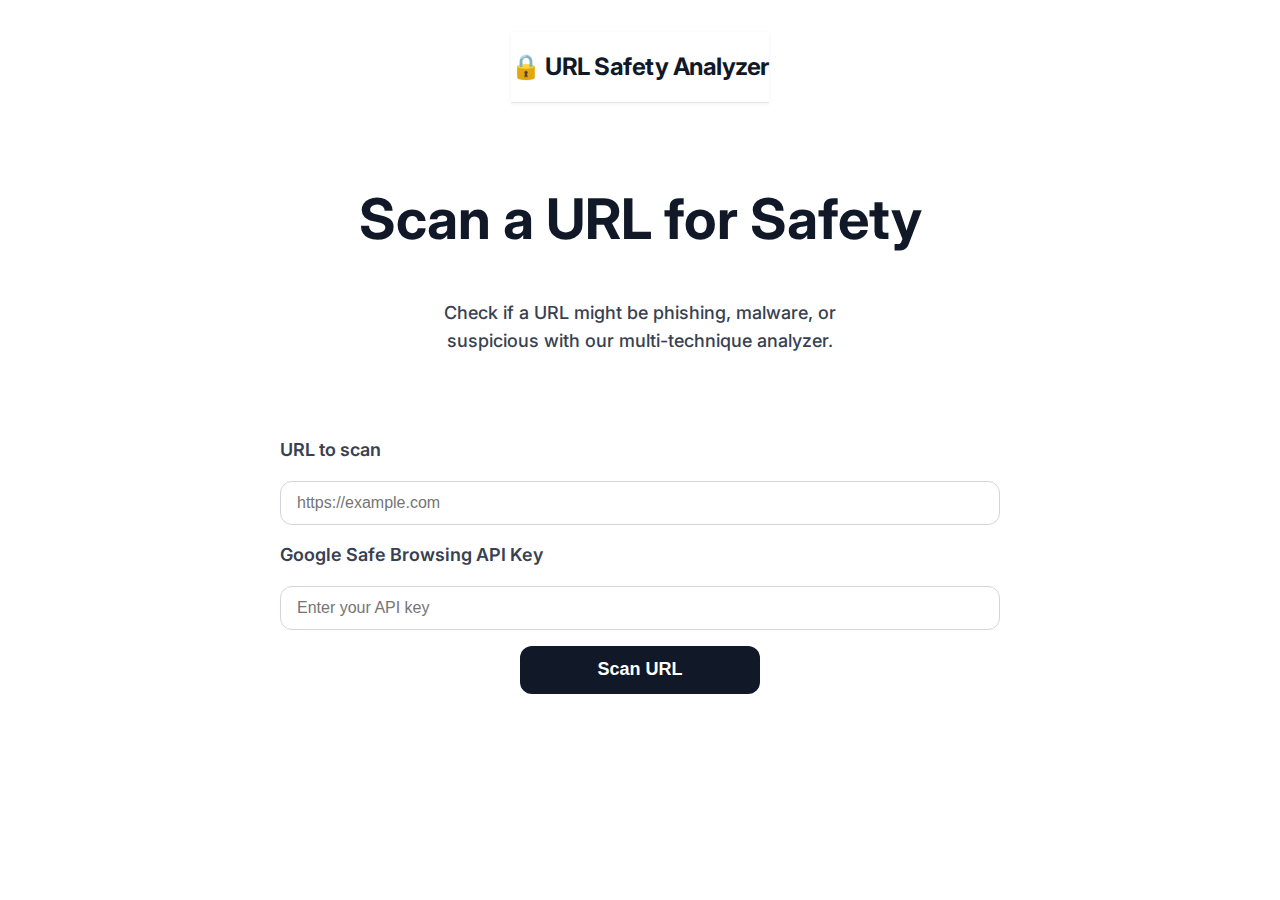
<file: Easy/Link checker/url_safety_frontend.html>
<!DOCTYPE html>
<html lang="en">
<head>
  <meta charset="UTF-8" />
  <meta name="viewport" content="width=device-width, initial-scale=1" />
  <title>URL Safety Analyzer</title>
  <style>
    @import url('https://fonts.googleapis.com/css2?family=Inter:wght@600;700&display=swap');

    /* Reset and base */
    *, *::before, *::after {
      box-sizing: border-box;
    }
    body {
      margin: 0;
      font-family: 'Inter', sans-serif;
      background-color: #ffffff;
      color: #6b7280;
      font-size: 18px;
      line-height: 1.6;
      -webkit-font-smoothing: antialiased;
      -moz-osx-font-smoothing: grayscale;
      min-height: 100vh;
      display: flex;
      flex-direction: column;
      align-items: center;
      padding: 2rem 1rem 4rem;
    }

    .container {
      max-width: 720px;
      width: 100%;
    }

    header {
      position: sticky;
      top: 0;
      background: #ffffff;
      border-bottom: 1px solid #e5e7eb;
      padding: 1rem 0;
      margin-bottom: 3rem;
      display: flex;
      justify-content: center;
      box-shadow: 0 1px 4px rgba(0,0,0,0.06);
      z-index: 10;
    }

    header .logo {
      font-weight: 700;
      font-size: 1.5rem;
      color: #111827;
      letter-spacing: -0.02em;
      user-select: none;
    }

    main {
      display: flex;
      flex-direction: column;
      gap: 2.5rem;
    }

    h1 {
      font-size: 3.5rem;
      font-weight: 700;
      color: #111827;
      margin-bottom: 0.5rem;
      text-align: center;
      line-height: 1.1;
    }

    p.lead {
      font-weight: 500;
      font-size: 1.125rem;
      color: #374151;
      max-width: 460px;
      margin: 0 auto 2.5rem auto;
      text-align: center;
    }

    form {
      display: flex;
      flex-direction: column;
      gap: 1rem;
      margin-bottom: 2rem;
    }

    label {
      font-weight: 600;
      color: #374151;
      user-select: none;
    }

    input[type=text], input[type=password] {
      padding: 0.75rem 1rem;
      border: 1px solid #d1d5db;
      border-radius: 0.75rem;
      font-size: 1rem;
      color: #111827;
      transition: border-color 0.3s ease;
      outline-offset: 2px;
    }
    input[type=text]:focus, input[type=password]:focus {
      border-color: #2563eb;
      outline: 2px solid #bfdbfe;
    }

    button {
      padding: 0.85rem 1.5rem;
      background-color: #111827;
      color: white;
      font-weight: 700;
      font-size: 1.125rem;
      border: none;
      border-radius: 0.75rem;
      cursor: pointer;
      transition: background-color 0.3s ease, transform 0.2s ease;
      align-self: center;
      width: 100%;
      max-width: 240px;
      user-select: none;
    }
    button:hover,
    button:focus-visible {
      background-color: #2563eb;
      transform: scale(1.05);
      outline: none;
    }

    .result-card {
      background: #f9fafb;
      border-radius: 0.75rem;
      box-shadow: 0 2px 6px rgba(0,0,0,0.05);
      padding: 1.5rem 2rem;
      color: #111827;
    }

    .result-section {
      margin-bottom: 1.5rem;
    }

    .result-section h3 {
      font-weight: 700;
      margin-bottom: 0.5rem;
      color: #1f2937;
    }

    .flags-list, .findings-list {
      list-style: inside disc;
      color: #4b5563;
      max-height: 200px;
      overflow-y:auto;
      padding-left: 1rem;
      margin: 0;
    }

    .flags-list li, .findings-list li {
      padding: 0.125rem 0;
    }

    pre {
      background: #e5e7eb;
      color: #111827;
      padding: 0.75rem 1rem;
      border-radius: 0.5rem;
      overflow-x: auto;
      font-size: 0.875rem;
      max-height: 250px;
    }

    /* Responsive */
    @media (max-width: 480px) {
      h1 {
        font-size: 2.25rem;
      }
      button {
        max-width: 100%;
      }
    }
  </style>
</head>
<body>
  <header>
    <div class="logo" aria-label="URL Safety Analyzer Logo">🔒 URL Safety Analyzer</div>
  </header>

  <main class="container" role="main" aria-live="polite">
    <h1>Scan a URL for Safety</h1>
    <p class="lead">Check if a URL might be phishing, malware, or suspicious with our multi-technique analyzer.</p>

    <form id="urlForm" autocomplete="off" aria-describedby="form-desc" novalidate>
      <label for="urlInput">URL to scan</label>
      <input 
        type="text" 
        id="urlInput" 
        name="url" 
        placeholder="https://example.com" 
        aria-required="true" 
        required 
        pattern="https?://.+"
        spellcheck="false"
        autocomplete="off"
      />
      <label for="apiKeyInput">Google Safe Browsing API Key</label>
      <input 
        type="password" 
        id="apiKeyInput" 
        name="api_key" 
        placeholder="Enter your API key" 
        aria-required="true" 
        required 
        spellcheck="false"
        autocomplete="off"
      />
      <button type="submit" aria-label="Scan URL for safety">Scan URL</button>
    </form>

    <section id="resultSection" aria-live="assertive" tabindex="-1" style="display:none;">
      <div class="result-card" role="region" aria-label="Scan results">
        <div class="result-section">
          <h3>URL Scanned</h3>
          <p id="resultUrl" style="word-break: break-all;"></p>
        </div>
        <div class="result-section">
          <h3>Heuristic Analysis Score</h3>
          <p id="heuristicScore"></p>
          <ul id="heuristicFlags" class="flags-list" aria-label="Heuristic red flags"></ul>
        </div>
        <div class="result-section">
          <h3>Blacklist Hits (Google Safe Browsing)</h3>
          <pre id="blacklistHits">No blacklist hits</pre>
        </div>
        <div class="result-section">
          <h3>HTML Content Findings</h3>
          <ul id="htmlFindings" class="findings-list" aria-label="HTML content suspicious findings"></ul>
        </div>
        <div class="result-section">
          <h3>Final Risk Level</h3>
          <p id="finalRiskLevel" style="font-weight: 700; font-size: 1.25rem;"></p>
        </div>
      </div>
    </section>
  </main>

  <script>
    const form = document.getElementById('urlForm');
    const resultSection = document.getElementById('resultSection');
    const resultUrl = document.getElementById('resultUrl');
    const heuristicScore = document.getElementById('heuristicScore');
    const heuristicFlags = document.getElementById('heuristicFlags');
    const blacklistHits = document.getElementById('blacklistHits');
    const htmlFindings = document.getElementById('htmlFindings');
    const finalRiskLevel = document.getElementById('finalRiskLevel');

    form.addEventListener('submit', async (e) => {
      e.preventDefault();

      // Validate URL input pattern
      if (!form.checkValidity()) {
        form.reportValidity();
        return;
      }

      // Clear previous results
      resultUrl.textContent = '';
      heuristicScore.textContent = '';
      heuristicFlags.innerHTML = '';
      blacklistHits.textContent = 'Loading...';
      htmlFindings.innerHTML = '';
      finalRiskLevel.textContent = '';
      resultSection.style.display = 'block';

      const url = form.url.value.trim();
      const api_key = form.api_key.value.trim();

      try {
        const response = await fetch('/analyze', {
          method: 'POST',
          headers: {
            'Content-Type': 'application/json'
          },
          body: JSON.stringify({ url, api_key })
        });

        if (!response.ok) {
          const errorData = await response.json();
          throw new Error(errorData.error || 'Failed to analyze URL');
        }
        const data = await response.json();

        resultUrl.textContent = data.url;
        heuristicScore.textContent = data.heuristic_score;
        if (Array.isArray(data.heuristic_flags) && data.heuristic_flags.length) {
          data.heuristic_flags.forEach(flag => {
            const li = document.createElement('li');
            li.textContent = flag;
            heuristicFlags.appendChild(li);
          });
        } else {
          heuristicFlags.textContent = "No red flags detected.";
        }

        if (data.blacklist_hits && data.blacklist_hits.matches) {
          blacklistHits.textContent = JSON.stringify(data.blacklist_hits.matches, null, 2);
        } else {
          blacklistHits.textContent = 'No blacklist hits';
        }

        if (Array.isArray(data.html_findings) && data.html_findings.length) {
          data.html_findings.forEach(finding => {
            const li = document.createElement('li');
            li.textContent = finding;
            htmlFindings.appendChild(li);
          });
        } else {
          htmlFindings.textContent = "No suspicious HTML content found.";
        }

        finalRiskLevel.textContent = data.final_risk_level.charAt(0).toUpperCase() + data.final_risk_level.slice(1);

        // Scroll result section into view for screen reader users
        resultSection.focus();

      } catch (error) {
        blacklistHits.textContent = '';
        heuristicScore.textContent = '';
        heuristicFlags.textContent = '';
        htmlFindings.textContent = '';
        finalRiskLevel.textContent = '';
        alert(error.message);
      }
    });
  </script>
</body>
</html>
</file>
